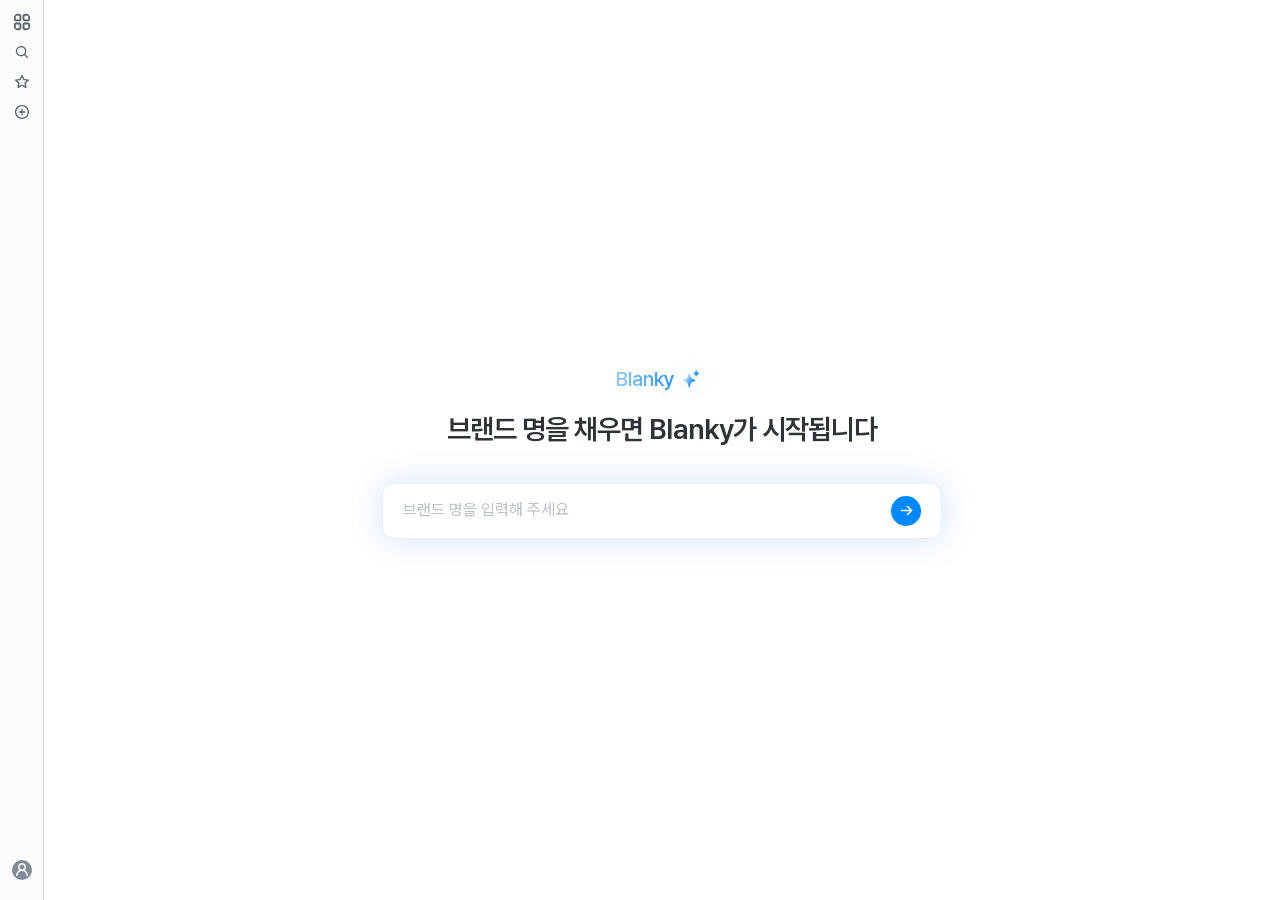
<file: index.html>
<!doctype html>
<html lang="ko">
  <head>
    <meta charset="UTF-8" />
    <meta name="viewport" content="width=device-width, initial-scale=1.0" />
    <!-- Local API URL (disabled):
    <meta name="api-base-url" content="http://127.0.0.1:8000/api" />
    -->
    <script src="runtime-config.js?v=2"></script>
    <title>AI Landing Page Generator</title>
    <link rel="stylesheet" href="styles.css?v=13" />
    <link rel="stylesheet" href="landing-editor.css?v=9" />
    <script src="brand-api.js?v=4" defer></script>
    <script src="campaign-api.js?v=2" defer></script>
    <script src="persona-api.js?v=2" defer></script>
    <script src="landing-api.js?v=2" defer></script>
    <script src="landing-editor.js?v=14" defer></script>
    <script src="script.js?v=13" defer></script>
  </head>
  <body>
    <div class="app-shell">
      <aside class="sidebar" aria-label="주요 메뉴">
        <nav class="sidebar__nav" aria-label="도구">
          <button class="sidebar__item sidebar__item--round" type="button" aria-label="앱">
            <img src="assets/apps.svg" alt="" />
          </button>
          <button class="sidebar__item" type="button" aria-label="검색">
            <img class="sidebar__icon--small" src="assets/search.svg" alt="" />
          </button>
          <button class="sidebar__item" type="button" aria-label="즐겨찾기">
            <img class="sidebar__icon--small" src="assets/star.svg" alt="" />
          </button>
          <button class="sidebar__item sidebar__item--round" type="button" aria-label="새로 만들기">
            <img class="sidebar__icon--small" src="assets/plus-circle.svg" alt="" />
          </button>
        </nav>
        <div class="sidebar__profile" aria-label="프로필">
          <img src="assets/profile.svg" alt="" />
        </div>
      </aside>

      <main class="page">
        <div id="app"></div>
        <nav class="page-navigation" id="pageNavigation" aria-label="페이지 이동">
          <button class="page-direction page-direction--previous" id="previousButton" type="button">
            <img src="assets/chevron-left.svg" alt="" />
            <span>이전</span>
          </button>
          <button class="page-direction page-direction--next" id="nextButton" type="button">
            <span>다음</span>
            <img src="assets/chevron-right.svg" alt="" />
          </button>
        </nav>
      </main>
    </div>
  </body>
</html>
</file>
<file: styles.css>
@font-face {
  font-family: "Pretendard";
  src: url("assets/PretendardVariable.woff2") format("woff2-variations");
  font-style: normal;
  font-weight: 100 900;
  font-display: swap;
}

:root {
  --content-width: 560px;
  --sidebar-width: 44px;
  --text: #1f2328;
  --text-secondary: #59636e;
  --neutral-3: #818b98;
  --placeholder: #bac1c7;
  --border: #d1d9e0;
  --surface: #f6f8fa;
  --sidebar: #fcfcfc;
  --blue: #0088ff;
  --blue-rest: #e9f2fa;
  --red: #d1242f;
  --green: #00a661;
}

* {
  box-sizing: border-box;
}

html,
body {
  margin: 0;
  min-width: 1024px;
  min-height: 100%;
  background: #fff;
  color: var(--text);
  font-family: "Pretendard", sans-serif;
}

button,
input,
textarea {
  font: inherit;
}

button {
  padding: 0;
  border: 0;
  background: transparent;
  color: inherit;
  cursor: pointer;
}

.app-shell,
.page {
  min-height: max(810px, 100vh);
}

.sidebar {
  position: fixed;
  inset: 0 auto 0 0;
  z-index: 20;
  display: flex;
  width: var(--sidebar-width);
  min-height: 810px;
  flex-direction: column;
  align-items: center;
  justify-content: space-between;
  padding: 12px 0 20px;
  overflow: hidden;
  border-right: 1px solid var(--border);
  background: var(--sidebar);
}

.sidebar__nav {
  display: flex;
  flex-direction: column;
  gap: 10px;
}

.sidebar__item,
.sidebar__profile {
  display: grid;
  width: 20px;
  height: 20px;
  place-items: center;
  overflow: hidden;
}

.sidebar__item--round {
  border-radius: 999px;
}

.sidebar__item > img,
.sidebar__profile > img {
  display: block;
  width: 100%;
  height: 100%;
}

.sidebar__item > .sidebar__icon--small {
  width: 14px;
  height: 14px;
}

.page {
  position: relative;
  width: calc(100% - var(--sidebar-width));
  margin-left: var(--sidebar-width);
}

.screen-content {
  width: var(--content-width);
  margin: 0 auto;
  padding: 42px 0 94px;
}

.screen-content--brand-start {
  display: flex;
  min-height: max(810px, 100vh);
  width: 100%;
  align-items: center;
  justify-content: center;
  padding: 0;
}

.brand-start-content {
  display: flex;
  width: min(635px, calc(100% - 80px));
  flex-direction: column;
  align-items: center;
  gap: 56px;
}

.brand-start-heading {
  display: flex;
  width: 100%;
  flex-direction: column;
  align-items: center;
  gap: 29px;
}

.brand-start-logo {
  display: flex;
  align-items: center;
  background: linear-gradient(90deg, #8fc8ff 0%, #0088ff 78%);
  background-clip: text;
  color: transparent;
  font-size: 21px;
  font-weight: 500;
  letter-spacing: 0;
  line-height: 1.2;
  -webkit-background-clip: text;
  -webkit-text-fill-color: transparent;
}

.brand-start-logo img {
  display: block;
  width: 34px;
  height: 34px;
  margin-left: 0;
  background: transparent;
  box-shadow: none;
  filter: drop-shadow(0 0 12px rgba(49, 130, 246, 0.35));
}

.brand-start-heading h1 {
  margin: 0;
  color: #2e3338;
  font-size: clamp(27px, 1.925vw, 36px);
  font-weight: 600;
  line-height: 1.25;
  text-align: center;
  letter-spacing: -0.035em;
}

.brand-start-form {
  display: flex;
  width: 100%;
  min-height: 59px;
  align-items: center;
  justify-content: space-between;
  padding: 12px 24px;
  border: 1px solid #e4f1fd;
  border-radius: 12px;
  background: #fff;
  box-shadow: 0 0 32px rgba(49, 130, 246, 0.22);
}

.brand-start-form input {
  min-width: 0;
  flex: 1;
  padding: 0;
  border: 0;
  outline: 0;
  color: var(--text);
  background: transparent;
  font-size: 18px;
  line-height: 1.3;
}

.brand-start-form input::placeholder {
  color: var(--placeholder);
}

.brand-start-form button {
  display: grid;
  width: 29px;
  height: 29px;
  flex: 0 0 29px;
  place-items: center;
  border-radius: 50%;
  background: var(--blue);
}

.brand-start-form button img {
  display: block;
  width: 16px;
  height: 16px;
}

@media (max-width: 1400px) {
  .brand-start-content {
    width: min(560px, calc(100% - 60px));
    gap: 36px;
  }

  .brand-start-heading {
    gap: 16px;
  }

  .brand-start-logo {
    font-size: 20px;
  }

  .brand-start-logo img {
    width: 34px;
    height: 34px;
  }

  .brand-start-heading h1 {
    font-size: 28px;
  }

  .brand-start-form {
    min-height: 54px;
    padding: 12px 20px;
    border-radius: 12px;
  }

  .brand-start-form input {
    font-size: 16px;
  }

  .brand-start-form button {
    width: 30px;
    height: 30px;
    flex-basis: 30px;
  }

  .brand-start-form button img {
    width: 17px;
    height: 17px;
  }
}

.page-header {
  display: flex;
  flex-direction: column;
  gap: 32px;
}

.progress {
  display: flex;
  width: 100%;
  flex-direction: column;
  gap: 4px;
}

.progress__label {
  color: var(--text-secondary);
  font-size: 8px;
  font-weight: 400;
  line-height: 1.3;
  letter-spacing: -0.08px;
}

.progress__track {
  display: flex;
  width: 100%;
  height: 2px;
  gap: 4px;
}

.progress__segment {
  position: relative;
  flex: 1 1 0;
  height: 2px;
  overflow: hidden;
  border-radius: 9999px;
  background: var(--blue-rest);
}

.progress__value {
  position: absolute;
  inset: 0 auto 0 0;
  border-radius: inherit;
  background: var(--blue);
}

.heading-block {
  display: flex;
  flex-direction: column;
  gap: 8px;
}

.heading-block__titles {
  display: flex;
  flex-direction: column;
}

.brand-name,
.heading-block h1,
.heading-block__description,
.file-section h2,
.review-section h2 {
  margin: 0;
}

.field-optional {
  color: var(--text-secondary);
  font-size: 10px;
  font-weight: 400;
}

.brand-name {
  position: relative;
  z-index: 1;
  margin-bottom: -3px;
  padding: 0 1px;
  color: #1d1b20;
  font-size: 12px;
  font-weight: 600;
  line-height: 1.4;
  letter-spacing: 0.25px;
}

.heading-block h1 {
  font-size: 30px;
  font-weight: 700;
  line-height: 1.4;
}

.heading-block__description {
  color: var(--text-secondary);
  font-size: 15px;
  line-height: 1.3;
}

.input-form,
.review-area {
  display: flex;
  margin-top: 56px;
  flex-direction: column;
  gap: 34px;
}

.input-form--uploaded {
  gap: 28px;
}

.campaign-form {
  gap: 48px;
}

.screen-content--campaign-input {
  width: 500px;
  padding: 80px 0 160px;
}

.screen-content--campaign-input .progress__label {
  color: #2e3338;
  font-size: 10px;
  letter-spacing: -0.1px;
}

.screen-content--campaign-input .heading-block h1 {
  font-size: 28px;
}

.screen-content--campaign-input .heading-block__description {
  color: #2e3338;
  font-size: 14px;
}

.screen-content--campaign-input .input-form {
  margin-top: 80px;
}

.screen-content--campaign-input .file-section {
  gap: 12px;
}

.screen-content--persona-input {
  width: 500px;
  padding: 80px 0 160px;
}

.screen-content--persona-input .progress__label {
  color: #2e3338;
  font-size: 10px;
  letter-spacing: -0.1px;
}

.screen-content--persona-input .heading-block h1 {
  font-size: 28px;
}

.screen-content--persona-input .heading-block__description {
  color: #2e3338;
  font-size: 14px;
}

.persona-form {
  display: flex;
  margin-top: 80px;
  flex-direction: column;
  align-items: stretch;
  gap: 48px;
}

.persona-input-area {
  display: flex;
  flex-direction: column;
  gap: 12px;
}

.persona-input-area__header {
  display: flex;
  min-height: 22px;
  align-items: center;
  justify-content: space-between;
}

.persona-input-area__header h2 {
  margin: 0;
  font-size: 16px;
  font-weight: 600;
  line-height: 1.4;
}

.persona-remove-button {
  display: grid;
  width: 18px;
  height: 18px;
  place-items: center;
  border-radius: 4.5px;
}

.persona-remove-button img {
  display: block;
  width: 12px;
  height: 12px;
}

.persona-textarea-wrap {
  position: relative;
}

.persona-input-textarea {
  display: block;
  width: 100%;
  min-height: 136px;
  padding: 8px;
  resize: vertical;
  border: 1px solid var(--border);
  border-radius: 8px;
  outline: none;
  background: #fff;
  color: var(--text);
  font-size: 12px;
  line-height: 1.3;
}

.persona-input-textarea::placeholder {
  color: var(--placeholder);
}

.persona-input-textarea:focus {
  border-color: var(--text);
}

.persona-input-caption {
  margin: -8px 0 0;
  color: #2e3338;
  font-size: 10px;
  line-height: 1.3;
  letter-spacing: -0.1px;
}

.persona-input-caption::before {
  content: "•";
  margin-right: 6px;
}

.persona-add-row {
  display: flex;
  margin-top: -28px;
  align-items: center;
  justify-content: flex-end;
  gap: 8px;
}

.persona-add-row > span {
  color: var(--neutral-3);
  font-size: 10px;
  line-height: 1.3;
}

.persona-add-button,
.persona-add-button img {
  display: block;
  width: 20px;
  height: 20px;
}

.persona-add-button:disabled {
  opacity: 0.35;
  cursor: default;
}

.file-section {
  display: flex;
  flex-direction: column;
  gap: 4px;
  border-radius: 6px;
}

.file-section--visual {
  gap: 8px;
}

.file-section h2,
.review-section h2 {
  font-size: 15px;
  font-weight: 600;
  line-height: 1.4;
  letter-spacing: 0.1px;
}

.file-section__heading {
  display: flex;
  align-items: center;
  gap: 4px;
}

.question-icon {
  display: block;
  width: 16px;
  height: 16px;
}

.file-section__body {
  display: flex;
  flex-direction: column;
  align-items: flex-end;
  gap: 4px;
}

.reference-url-field {
  display: flex;
  width: 100%;
  flex-direction: column;
  gap: 5px;
  color: var(--text-secondary);
  font-size: 11px;
}

.reference-url-field input {
  width: 100%;
  min-height: 34px;
  padding: 8px 10px;
  border: 1px solid var(--border);
  border-radius: 8px;
  background: #fff;
  color: var(--text-primary);
  font: inherit;
}

.reference-url-field input:focus {
  border-color: var(--blue);
  outline: 2px solid color-mix(in srgb, var(--blue), transparent 80%);
}

.file-input {
  display: flex;
  width: 100%;
  flex-direction: column;
  gap: 4px;
  cursor: pointer;
}

.file-input__control {
  display: flex;
  width: 100%;
  min-height: 34px;
  align-items: center;
  gap: 4px;
  padding: 8px;
  overflow: hidden;
  border: 1px solid var(--border);
  border-radius: 8px;
  background: #fff;
}

.file-input__control img {
  display: block;
  width: 16px;
  height: 16px;
  flex: 0 0 16px;
}

.file-input__placeholder {
  color: var(--placeholder);
  font-size: 13px;
  line-height: 1.3;
  white-space: nowrap;
}

.file-input input {
  position: absolute;
  width: 1px;
  height: 1px;
  margin: -1px;
  padding: 0;
  overflow: hidden;
  clip-path: inset(50%);
  border: 0;
  white-space: nowrap;
}

.file-input:focus-within .file-input__control {
  outline: 2px solid var(--blue);
  outline-offset: 1px;
}

.field-caption {
  position: relative;
  display: block;
  width: 100%;
  padding-left: 15px;
  color: var(--text-secondary);
  font-size: 10px;
  line-height: 1.3;
  letter-spacing: -0.1px;
}

.field-caption::before {
  content: "•";
  position: absolute;
  left: 6px;
}

.visual-fields {
  display: flex;
  margin: 0;
  padding: 0;
  flex-direction: column;
  gap: 12px;
  list-style-position: inside;
}

.input-form--uploaded .visual-fields {
  gap: 4px;
}

.visual-field {
  display: list-item;
  font-size: 13px;
  font-weight: 500;
  line-height: 1.4;
}

.visual-field__name {
  margin-left: 2px;
}

.visual-field .file-input,
.visual-field .completed-file-wrap,
.visual-field .brand-color-input,
.visual-field > .field-caption {
  margin-top: 4px;
}

.brand-color-input {
  display: flex;
  width: 100%;
  flex-direction: column;
  gap: 8px;
  padding: 10px;
  border: 1px solid var(--border);
  border-radius: 8px;
  background: #fff;
}

.brand-color-input__controls {
  display: flex;
  align-items: center;
  flex-wrap: wrap;
  gap: 6px;
}

.brand-color-input__hex {
  width: 112px;
  min-height: 34px;
  padding: 7px 10px;
  border: 1px solid var(--border);
  border-radius: 6px;
  color: var(--text);
  font: inherit;
  text-transform: uppercase;
}

.brand-color-input__hex:focus {
  border-color: var(--blue);
  outline: 2px solid rgba(42, 104, 255, 0.14);
}

.brand-color-input__add,
.brand-color-input__eyedropper {
  min-height: 34px;
  padding: 7px 10px;
  border: 1px solid var(--border);
  border-radius: 6px;
  background: var(--surface);
  color: var(--text-secondary);
  font-size: 12px;
  white-space: nowrap;
}

.brand-color-input__add:hover,
.brand-color-input__eyedropper:hover {
  border-color: var(--text-secondary);
  color: var(--text);
}

.brand-color-input__picker {
  position: relative;
  display: grid;
  width: 34px;
  height: 34px;
  flex: 0 0 34px;
  place-items: center;
  overflow: hidden;
  border: 1px solid var(--border);
  border-radius: 6px;
  cursor: pointer;
}

.brand-color-input__picker span {
  width: 20px;
  height: 20px;
  border-radius: 50%;
  background: conic-gradient(#e5484d, #f5d90a, #30a46c, #0091ff, #8e4ec6, #e5484d);
}

.brand-color-input__picker input {
  position: absolute;
  width: 1px;
  height: 1px;
  opacity: 0;
}

.brand-color-palette {
  display: flex;
  flex-wrap: wrap;
  gap: 8px;
}

.brand-color-chip {
  position: relative;
  width: 34px;
  height: 34px;
}

.brand-color-chip__swatch {
  display: block;
  width: 100%;
  height: 100%;
  border: 1px solid rgba(0, 0, 0, 0.12);
  border-radius: 50%;
}

.brand-color-chip button {
  position: absolute;
  inset: 0;
  display: grid;
  place-items: center;
  padding: 0;
  border: 0;
  border-radius: 50%;
  background: rgba(0, 0, 0, 0.45);
  color: #fff;
  font-size: 16px;
  opacity: 0;
  line-height: 1;
  transition: opacity 120ms ease;
}

.brand-color-chip:hover button,
.brand-color-chip button:focus-visible {
  opacity: 1;
}

.color-empty {
  margin: 0;
  color: var(--placeholder);
  font-size: 11px;
  font-weight: 400;
}

.review-color-palette {
  display: flex;
  flex-wrap: wrap;
  gap: 8px;
  margin: 8px 0;
}

.review-color-swatch {
  display: flex;
  align-items: center;
  gap: 6px;
  padding: 5px 7px;
  border: 1px solid var(--border);
  border-radius: 6px;
  background: var(--surface);
}

.review-color-swatch span {
  width: 22px;
  height: 22px;
  border: 1px solid rgba(0, 0, 0, 0.12);
  border-radius: 5px;
}

.review-color-swatch small {
  color: var(--text-secondary);
  font-family: ui-monospace, SFMono-Regular, Menlo, monospace;
  font-size: 10px;
}

.visual-asset-preview {
  display: grid;
  grid-template-columns: repeat(auto-fit, minmax(160px, 1fr));
  gap: 10px;
  margin: 8px 0;
}

.visual-asset-preview__card {
  min-width: 0;
  margin: 0;
  overflow: hidden;
  border: 1px solid var(--border);
  border-radius: 8px;
  background: #fff;
}

.visual-asset-preview__canvas {
  display: grid;
  min-height: 120px;
  padding: 16px;
  place-items: center;
  background-color: #fff;
  background-image:
    linear-gradient(45deg, #f1f3f5 25%, transparent 25%),
    linear-gradient(-45deg, #f1f3f5 25%, transparent 25%),
    linear-gradient(45deg, transparent 75%, #f1f3f5 75%),
    linear-gradient(-45deg, transparent 75%, #f1f3f5 75%);
  background-position: 0 0, 0 8px, 8px -8px, -8px 0;
  background-size: 16px 16px;
}

.visual-asset-preview__canvas img {
  display: block;
  width: 100%;
  max-width: 280px;
  height: 96px;
  object-fit: contain;
}

.visual-asset-preview__card figcaption {
  padding: 7px 9px;
  overflow: hidden;
  border-top: 1px solid var(--border);
  color: var(--text-secondary);
  font-size: 10px;
  font-weight: 400;
  text-overflow: ellipsis;
  white-space: nowrap;
}

.completed-file-wrap {
  display: flex;
  width: 100%;
  flex-direction: column;
  gap: 4px;
}

.file-row {
  display: flex;
  width: 100%;
  min-height: 40px;
  align-items: center;
  gap: 4px;
  padding: 8px 12px 8px 8px;
  overflow: hidden;
  border: 1px solid transparent;
  border-radius: 8px;
  background: var(--surface);
}

.file-row--error {
  border-color: var(--red);
  background: #fff;
}

.file-row__icon {
  width: 24px;
  height: 24px;
  flex: 0 0 24px;
}

.file-row__body {
  display: flex;
  min-width: 0;
  flex: 1;
  flex-direction: column;
  justify-content: center;
  line-height: 1.2;
}

.file-row__body strong {
  overflow: hidden;
  font-size: 10px;
  font-weight: 500;
  letter-spacing: -0.1px;
  text-overflow: ellipsis;
  white-space: nowrap;
}

.file-row__body small {
  color: var(--text-secondary);
  font-size: 8px;
  letter-spacing: -0.08px;
}

.icon-button,
.file-row__action {
  width: 16px;
  height: 16px;
  flex: 0 0 16px;
}

.icon-button img,
.file-row__action {
  display: block;
  width: 16px;
  height: 16px;
}

.file-row__spinner,
.loading-row--loading img {
  animation: spin 0.9s linear infinite;
}

@keyframes spin {
  to { transform: rotate(360deg); }
}

.validation {
  display: flex;
  width: 100%;
  align-items: center;
  gap: 4px;
  padding: 0 4px;
  font-size: 10px;
  font-weight: 500;
  line-height: 1.2;
  letter-spacing: -0.1px;
}

.validation img {
  width: 10px;
  height: 10px;
}

.validation--blue { color: var(--blue); }
.validation--red { color: var(--red); }

.add-file-button {
  display: flex;
  align-items: center;
  gap: 2px;
  padding: 2px 4px;
  color: var(--placeholder);
  font-size: 10px;
  font-weight: 600;
  line-height: 1.2;
  letter-spacing: -0.1px;
}

.add-file-button img {
  width: 10px;
  height: 10px;
}

.loading-screen {
  display: grid;
  min-height: max(810px, 100vh);
  place-items: center;
}

.loading-card {
  display: flex;
  width: 300px;
  flex-direction: column;
  gap: 36px;
  transform: translateY(-26px);
}

.loading-card__header {
  display: flex;
  flex-direction: column;
  gap: 4px;
  text-align: center;
}

.loading-card__header h1,
.loading-card__header p {
  margin: 0;
}

.loading-card__header h1 {
  font-size: 18px;
  font-weight: 700;
  line-height: 1.4;
}

.loading-card__header p {
  color: var(--text-secondary);
  font-size: 12px;
  line-height: 1.3;
}

.loading-card__body {
  display: flex;
  flex-direction: column;
  gap: 24px;
}

.loading-list {
  display: flex;
  margin: 0;
  padding: 0;
  flex-direction: column;
  gap: 8px;
  list-style: none;
}

.loading-row {
  display: flex;
  align-items: center;
  gap: 8px;
  color: var(--text-secondary);
  font-size: 12px;
  line-height: 1.3;
}

.loading-row img {
  width: 16px;
  height: 16px;
  flex: 0 0 16px;
}

.loading-row--loading { color: var(--text); }
.loading-row--waiting { color: var(--border); }

.loading-progress {
  height: 2px;
  overflow: hidden;
  background: #e5e8eb;
}

.loading-progress span {
  display: block;
  width: 36%;
  height: 100%;
  background: var(--blue);
}

.persona-loading-progress {
  display: block;
  width: 250px;
  height: 2px;
}

body[data-screen="persona-loading"] .loading-card {
  padding: 44px 0 100px;
  transform: none;
}

body[data-screen="persona-loading"] .loading-card__body {
  width: 250px;
  margin: 0 auto;
}

body[data-screen="persona-loading"] .loading-row--done {
  color: #2e3338;
}

.screen-content--review {
  width: 500px;
  padding: 80px 0 160px;
}

.screen-content--review .progress__label {
  color: #2e3338;
  font-size: 10px;
  letter-spacing: -0.1px;
}

.screen-content--review .heading-block h1 {
  font-size: 28px;
}

.screen-content--review .heading-block__description {
  color: #2e3338;
  font-size: 14px;
}

.review-area {
  margin-top: 80px;
  gap: 64px;
}

.screen-content--review .review-section {
  gap: 12px;
}

.screen-content--review .review-section h2 {
  font-size: 16px;
}

.persona-tabs {
  display: flex;
  margin-top: 56px;
  gap: 4px;
  padding-bottom: 2px;
  overflow-x: auto;
  scrollbar-width: thin;
}

.persona-tab {
  min-width: max-content;
  padding: 8px 14px;
  border: 1px solid var(--border);
  border-radius: 999px;
  color: var(--text-secondary);
  background: #fff;
  font-size: 12px;
  font-weight: 600;
  line-height: 1.3;
}

.persona-tab--active {
  border-color: var(--blue);
  background: var(--blue-rest);
  color: var(--blue);
}

.persona-review-area {
  margin-top: 24px;
}

.persona-review-textarea {
  min-height: 96px;
  white-space: pre-wrap;
}

.screen-content--final-check {
  width: 500px;
  padding: 80px 0 160px;
}

.screen-content--final-check .progress__label {
  color: #2e3338;
  font-size: 10px;
  letter-spacing: -0.1px;
}

.screen-content--final-check .heading-block h1 {
  font-size: 28px;
}

.screen-content--final-check .heading-block__description {
  color: #2e3338;
  font-size: 14px;
}

.final-check-list {
  display: flex;
  margin-top: 80px;
  flex-direction: column;
  gap: 12px;
}

.final-check-section {
  padding: 20px;
  border: 1px solid var(--border);
  border-radius: 12px;
  background: #fff;
}

.final-check-section__header {
  display: flex;
  min-height: 25px;
  align-items: center;
  gap: 5px;
}

.final-check-section__toggle {
  display: flex;
  min-width: 0;
  flex: 1;
  align-items: center;
  gap: 5px;
  text-align: left;
}

.final-check-section__toggle img,
.final-check-section__edit,
.final-check-section__edit img {
  display: block;
  width: 20px;
  height: 20px;
}

.final-check-section__toggle img {
  transition: transform 160ms ease;
}

.final-check-section--open .final-check-section__toggle img {
  transform: rotate(90deg);
}

.final-check-section__toggle span {
  color: var(--text);
  font-size: 18px;
  font-weight: 700;
  line-height: 1.4;
}

.final-check-section__edit {
  flex: 0 0 20px;
}

.final-check-section__body {
  display: flex;
  margin-top: 12px;
  padding-top: 16px;
  flex-direction: column;
  gap: 18px;
  border-top: 1px solid #e5e8eb;
}

.final-check-section__body--persona {
  gap: 10px;
}

.final-persona {
  overflow: hidden;
  border: 1px solid #e5e8eb;
  border-radius: 8px;
  background: #fff;
}

.final-persona__toggle {
  display: flex;
  width: 100%;
  min-height: 42px;
  padding: 10px 12px;
  align-items: center;
  gap: 6px;
  text-align: left;
}

.final-persona__toggle img {
  display: block;
  width: 16px;
  height: 16px;
  transition: transform 160ms ease;
}

.final-persona--open .final-persona__toggle img {
  transform: rotate(90deg);
}

.final-persona__toggle span {
  color: var(--text);
  font-size: 14px;
  font-weight: 600;
  line-height: 1.4;
}

.final-persona__body {
  display: flex;
  padding: 0 12px 14px;
  flex-direction: column;
  gap: 18px;
}

.final-check-row {
  display: flex;
  flex-direction: column;
  gap: 8px;
}

.final-check-row strong {
  color: var(--text);
  font-size: 12px;
  font-weight: 500;
  line-height: 1.4;
}

.final-check-row div {
  display: flex;
  flex-direction: column;
  gap: 4px;
}

.final-check-row p {
  margin: 0;
  color: #2e3338;
  font-size: 12px;
  line-height: 1.3;
  white-space: pre-wrap;
}

.final-check-row .final-check-row__empty {
  color: var(--placeholder);
}

body[data-screen="final-check"] .page-direction--previous {
  right: 150px;
  left: auto;
}

body[data-screen="final-check"] .page-direction--next {
  background: var(--blue);
  color: #fff;
  font-weight: 700;
}

.review-section {
  display: flex;
  flex-direction: column;
  gap: 24px;
}

.review-section__title {
  display: flex;
  flex-direction: column;
  gap: 4px;
}

.brand-review-section,
.campaign-review-section {
  gap: 14px !important;
}

.brand-review-area,
.campaign-review-area {
  gap: 40px;
}

.section-files,
.inline-chips {
  display: flex;
  width: 100%;
  flex-wrap: wrap;
  gap: 4px;
}

.file-chip {
  display: flex;
  align-items: center;
  gap: 8px;
  padding: 4px;
  border-radius: 4px;
  background: var(--surface);
  color: var(--placeholder);
  font-size: 10px;
  line-height: 1.3;
  letter-spacing: -0.1px;
}

.file-chip > span {
  display: flex;
  align-items: center;
  gap: 2px;
}

.file-chip > span img {
  width: 12px;
  height: 12px;
}

.file-chip button,
.file-chip button img {
  display: block;
  width: 10px;
  height: 10px;
}

.review-section__items {
  display: flex;
  flex-direction: column;
  gap: 12px;
}

.review-item {
  display: flex;
  flex-direction: column;
  gap: 4px;
}

.review-item__body {
  display: flex;
  flex-direction: column;
  gap: 4px;
}

.review-item__body[hidden] {
  display: none;
}

.review-item--collapsible {
  overflow: hidden;
  gap: 0;
  border: 1px solid #e5e8eb;
  border-radius: 8px;
  background: #fff;
}

.review-item--collapsible .review-item__header {
  min-height: 52px;
  padding: 0 14px;
  align-items: center;
  background: #fff;
}

.review-item--collapsible .review-item__header:hover {
  background: var(--surface);
}

.review-item--collapsible .review-item__body {
  padding: 14px 16px 18px;
  gap: 8px;
  border-top: 1px solid #e5e8eb;
}

.review-item__toggle {
  display: flex;
  min-width: 0;
  flex: 1;
  align-items: center;
  justify-content: flex-start;
  gap: 8px;
  color: var(--text);
  text-align: left;
}

.review-item__toggle span {
  font-size: 13px;
  font-weight: 650;
  line-height: 1.4;
}

.review-item__toggle .review-item__triangle {
  width: 0;
  height: 0;
  flex: 0 0 auto;
  border-top: 5px solid transparent;
  border-bottom: 5px solid transparent;
  border-left: 7px solid #59636e;
  transform-origin: 3px 5px;
  transition: transform 160ms ease;
}

.review-item--open .review-item__toggle .review-item__triangle {
  transform: rotate(90deg);
}

.review-item__header {
  display: flex;
  min-height: 18px;
  align-items: flex-start;
  justify-content: space-between;
  font-size: 12px;
  font-weight: 500;
  line-height: 1.4;
}

.review-item__actions {
  display: flex;
  align-items: center;
  gap: 8px;
}

.refresh-button {
  display: flex;
  align-items: center;
  gap: 2px;
  padding: 2px 4px;
  color: var(--placeholder);
  font-size: 10px;
  font-weight: 600;
  line-height: 1.2;
  letter-spacing: -0.1px;
}

.refresh-button img {
  width: 10px;
  height: 10px;
}

.remove-item-button {
  display: grid;
  width: 18px;
  height: 18px;
  place-items: center;
}

.remove-item-button img {
  width: 12px;
  height: 12px;
}

.textarea-wrap {
  position: relative;
}

.review-textarea {
  display: block;
  width: 100%;
  min-height: 60px;
  padding: 8px;
  resize: vertical;
  border: 1px solid var(--border);
  border-radius: 8px;
  outline: none;
  background: #fff;
  color: var(--text-secondary);
  font-size: 12px;
  line-height: 1.3;
}

.brand-review-section .review-textarea,
.campaign-review-section .review-textarea {
  min-height: 160px;
  padding: 16px;
  line-height: 1.65;
  white-space: pre-wrap;
}

.review-textarea--focused,
.review-textarea:focus {
  border-color: var(--text);
  color: var(--text);
}

.textarea-grip {
  position: absolute;
  right: 8px;
  bottom: 8px;
  width: 5px;
  height: 5px;
  pointer-events: none;
}

.numbered-color {
  display: flex;
  flex-direction: column;
  gap: 4px;
  font-size: 12px;
  font-weight: 500;
  line-height: 1.4;
}

.page-navigation[hidden] {
  display: none;
}

.visually-hidden {
  position: absolute;
  width: 1px;
  height: 1px;
  padding: 0;
  overflow: hidden;
  clip: rect(0, 0, 0, 0);
  white-space: nowrap;
  border: 0;
}

.api-feedback {
  margin: 16px 0 0;
  padding: 12px 16px;
  border: 1px solid;
  border-radius: 8px;
  font-size: 13px;
  line-height: 1.5;
}

.api-feedback--error {
  border-color: #e8a3a3;
  background: #fff4f4;
  color: #a32929;
}

.api-feedback--success {
  border-color: #9acdab;
  background: #f1fbf4;
  color: #246b3b;
}

.page-direction {
  position: fixed;
  z-index: 10;
  bottom: 20px;
  display: flex;
  align-items: center;
  gap: 4px;
  padding: 5px 10px;
  border-radius: 6px;
  color: var(--text-secondary);
  background: rgba(255, 255, 255, 0.94);
  font-size: 14px;
  line-height: 1.3;
}

.page-direction--previous {
  right: 150px;
  left: auto;
  color: var(--border);
}
.page-direction--next { right: 20px; }

.page-direction img {
  width: 16px;
  height: 16px;
}

.page-direction:disabled {
  color: var(--border);
  cursor: default;
}

@media (max-height: 809px) {
  .sidebar {
    position: absolute;
    height: 810px;
  }

  .page-direction {
    position: absolute;
  }
}
</file>
<file: landing-editor.css>
body[data-screen="landing-editor"] {
  overflow-x: hidden;
  overflow-y: auto;
  background: #f4f5f7;
}

body[data-screen="landing-editor"] .page {
  height: calc(100vh + 166px);
  min-height: 886px;
}

body[data-screen="landing-editor"] #app {
  height: calc(100vh + 166px);
  min-height: 886px;
}

.landing-editor {
  --hero-height: 286px;
  --progress-height: 20px;
  --progress-opacity: 1;
  --progress-offset: 0px;
  --progress-top: 48px;
  display: grid;
  position: sticky;
  top: 0;
  height: 100vh;
  min-height: 720px;
  grid-template-rows: var(--hero-height) minmax(0, 1fr);
  background: #fff;
}

.landing-page-hero {
  display: flex;
  position: relative;
  align-items: center;
  border-bottom: 1px solid #d1d9e0;
  background: #fff;
  overflow: hidden;
}

.landing-page-hero .screen-content {
  padding: 0;
}

.landing-page-hero .progress__track {
  height: 2px;
}

.landing-page-hero .page-header {
  position: static;
  gap: 0;
}

.landing-page-hero .progress {
  position: absolute;
  z-index: 1;
  top: var(--progress-top);
  right: 0;
  left: 0;
  width: min(100% - 48px, var(--content-width));
  margin: 0 auto;
  max-height: var(--progress-height);
  opacity: var(--progress-opacity);
  overflow: hidden;
  transform: translateY(var(--progress-offset));
  transform-origin: top;
  transition: opacity 80ms linear;
}

.landing-page-hero .heading-block {
  position: absolute;
  z-index: 2;
  top: 50%;
  right: 0;
  left: 0;
  width: min(100% - 48px, var(--content-width));
  margin: 0 auto;
  opacity: 1;
  visibility: visible;
  transform: translateY(-50%);
}

.landing-page-hero .heading-block h1 {
  font-size: 30px;
  line-height: 1.25;
}

.landing-zoom {
  display: flex;
  height: 30px;
  align-items: center;
  overflow: hidden;
  border: 1px solid #d1d9e0;
  border-radius: 8px;
  background: #fff;
}

.landing-zoom button,
.landing-zoom span {
  display: grid;
  height: 100%;
  min-width: 32px;
  padding: 0 8px;
  place-items: center;
  border-right: 1px solid #e5e8eb;
  color: #59636e;
  font-size: 11px;
  font-weight: 700;
}

.landing-zoom button:hover {
  background: #f6f8fa;
  color: #1f2328;
}

.landing-zoom span {
  min-width: 48px;
  color: #1f2328;
}

.landing-zoom button:last-child {
  min-width: 46px;
  border-right: 0;
}

.landing-save-status {
  max-width: 220px;
  overflow: hidden;
  font-size: 10px;
  text-overflow: ellipsis;
  white-space: nowrap;
}

.landing-save-status--error {
  color: #d1242f;
}

.landing-save-status--success {
  color: #00a661;
}

.landing-button {
  min-height: 28px;
  padding: 6px 10px;
  border: 1px solid #d1d9e0;
  border-radius: 8px;
  font-size: 11px;
  font-weight: 600;
}

.landing-button--secondary {
  background: #fff;
}

.landing-button--primary {
  border-color: #0088ff;
  background: #0088ff;
  color: #fff;
}

.landing-editor__tabs {
  display: flex;
  min-width: 0;
  align-items: center;
  gap: 8px;
  overflow-x: auto;
  background: transparent;
  scrollbar-width: none;
}

.landing-editor__tabs::-webkit-scrollbar {
  display: none;
}

.landing-persona-tab {
  min-width: max-content;
  padding: 6px 12px;
  border: 1px solid #d1d9e0;
  border-radius: 6px;
  background: transparent;
  color: #4e5968;
  font-size: 13px;
  font-weight: 600;
}

.landing-persona-tab:hover {
  background: #f9fafb;
}

.landing-persona-tab--active {
  border-color: #1f2328;
  background: #1f2328;
  color: #fff;
  box-shadow: none;
}

.landing-intent {
  display: grid;
  justify-items: start;
  gap: 4px;
  width: min(100%, var(--content-width));
  margin: 10px auto 44px;
  padding: 0;
  border-bottom: 0;
  background: transparent;
  text-align: left;
}

.landing-intent span {
  color: #0088ff;
  font-size: 10px;
  font-weight: 800;
}

.landing-intent li {
  margin: 0;
  color: #4e5968;
  font-size: 10px;
  line-height: 1.45;
  word-break: keep-all;
  overflow-wrap: break-word;
}

.landing-intent__content {
  display: grid;
  min-width: 0;
  width: 100%;
  margin: 0;
  padding-left: 16px;
  gap: 2px;
}

.landing-editor__workspace {
  display: grid;
  min-height: 0;
  grid-template-columns: 343px minmax(620px, 1fr) 340px;
  background: #f2f4f6;
}

.landing-panel {
  min-width: 0;
  overflow-y: auto;
  background: #fff;
}

.landing-panel--library {
  border-right: 1px solid #d1d9e0;
}

.landing-panel--inspector {
  border-left: 1px solid #d1d9e0;
}

.landing-panel--inspector {
  display: flex;
  width: auto;
  flex-direction: column;
  align-items: stretch;
  justify-content: flex-start;
  padding: 32px 32px 0;
  border-left: 0;
  background: #f2f4f6;
}

.landing-panel__title {
  display: grid;
  gap: 10px;
  padding: 34px 32px 26px;
  border-bottom: 0;
}

.landing-panel__title strong {
  font-size: 20px;
  font-weight: 800;
}

.landing-panel__title p {
  max-width: 250px;
  margin: 0;
  color: #4e5968;
  font-size: 12px;
  line-height: 1.45;
}

.landing-library {
  display: grid;
  grid-template-columns: repeat(2, minmax(0, 1fr));
  gap: 12px;
  padding: 18px 32px 40px;
}

.landing-library-search {
  display: grid;
  gap: 6px;
  padding: 0 32px 18px;
  border-top: 1px solid #d1d9e0;
  padding-top: 24px;
}

.landing-library-search span {
  display: none;
  color: #8b95a1;
  font-size: 10px;
  font-weight: 800;
  letter-spacing: 0.04em;
}

.landing-library-search input {
  width: 100%;
  min-height: 36px;
  padding: 8px 12px;
  border: 1px solid #d1d9e0;
  border-radius: 8px;
  color: #1f2328;
  font-size: 12px;
}

.landing-library-search input:focus {
  border-color: #1f2328;
  outline: 0;
}

.landing-library-item {
  display: flex;
  min-width: 0;
  min-height: 80px;
  padding: 10px;
  flex-direction: column;
  gap: 7px;
  border: 1px solid #d1d9e0;
  border-radius: 8px;
  background: #fff;
  text-align: left;
}

.landing-library-item:hover {
  border-color: #0088ff;
  background: #f7fbff;
}

.landing-library-item[draggable="true"] {
  cursor: grab;
}

.landing-library-item[draggable="true"]:active {
  cursor: grabbing;
}

.landing-library-item__preview {
  display: flex;
  width: 100%;
  height: 64px;
  padding: 7px;
  align-items: stretch;
  gap: 5px;
  overflow: hidden;
  border: 0;
  border-radius: 5px;
  background: #f2f4f6;
}

.landing-preview-shape,
.landing-preview-copy,
.landing-preview-heading,
.landing-preview-cards,
.landing-preview-bento {
  display: flex;
  min-width: 0;
}

.landing-preview-shape--media {
  flex: 1.2;
  border-radius: 3px;
  background: #d8dee5;
}

.landing-preview-copy {
  flex: 1;
  padding: 6px 4px;
  flex-direction: column;
  justify-content: center;
  gap: 4px;
}

.landing-preview-copy i,
.landing-preview-heading i {
  display: block;
  width: 88%;
  height: 4px;
  border-radius: 4px;
  background: #c6cdd5;
}

.landing-preview-copy i:nth-child(2) {
  width: 68%;
  height: 3px;
  background: #d8dee5;
}

.landing-preview-copy i:nth-child(3) {
  width: 78%;
  height: 3px;
  background: #d8dee5;
}

.landing-preview-copy b,
.landing-preview-button,
.landing-preview-heading b {
  display: block;
  width: 24px;
  height: 7px;
  margin-top: 3px;
  border-radius: 5px;
  background: #0088ff;
}

.landing-preview-copy--wide {
  padding: 10px 8px;
}

.landing-library-item__preview--carousel {
  flex-direction: column;
  gap: 5px;
}

.landing-preview-heading {
  height: 9px;
  align-items: center;
  justify-content: space-between;
}

.landing-preview-heading i {
  width: 32%;
}

.landing-preview-heading b {
  width: 13px;
  height: 6px;
  margin: 0;
}

.landing-preview-cards {
  flex: 1;
  gap: 4px;
}

.landing-preview-cards i {
  flex: 1;
  border-radius: 3px;
  background: linear-gradient(#d8dee5 0 0) 0 0 / 100% 70% no-repeat,
    linear-gradient(#c6cdd5 0 0) 2px 85% / 65% 3px no-repeat;
}

.landing-preview-bento {
  width: 100%;
  display: grid;
  grid-template: repeat(2, 1fr) / 1.35fr 1fr;
  gap: 4px;
}

.landing-preview-bento i {
  border-radius: 3px;
  background: #d8dee5;
}

.landing-preview-bento i:first-child {
  grid-row: 1 / 3;
  background: #c6cdd5;
}

.landing-library-item__preview--cta {
  align-items: center;
}

.landing-library-item__preview--cta .landing-preview-copy {
  padding-left: 6px;
}

.landing-library-item__preview--cta .landing-preview-button {
  flex: 0 0 30px;
  margin: 0 5px 0 0;
}

.landing-library-item strong {
  overflow: hidden;
  font-size: 12px;
  font-weight: 700;
  text-overflow: ellipsis;
  white-space: nowrap;
}

.landing-center {
  display: flex;
  min-width: 0;
  min-height: 0;
  flex-direction: column;
  padding: 32px 0 0;
  background: #f2f4f6;
}

.landing-center__tools {
  display: flex;
  width: min(100%, var(--content-width));
  align-items: center;
  gap: 12px;
  margin: 0 auto;
}

.landing-center__tools .landing-editor__tabs {
  min-width: 0;
  flex: 1;
}

.landing-export-actions {
  position: fixed;
  z-index: 60;
  right: 20px;
  bottom: 20px;
  display: flex;
  align-items: center;
  gap: 8px;
}

.landing-export-action {
  display: flex;
  min-height: 38px;
  align-items: center;
  gap: 7px;
  padding: 8px 14px;
  border: 1px solid #d1d9e0;
  border-radius: 8px;
  background: rgba(255, 255, 255, 0.96);
  color: #4e5968;
  box-shadow: 0 4px 16px rgba(31, 35, 40, 0.08);
  font-size: 14px;
  font-weight: 700;
  line-height: 1.3;
}

.landing-export-action:hover {
  border-color: #0088ff;
  color: #0088ff;
}

.landing-export-action--primary {
  border-color: #0088ff;
  background: #0088ff;
  color: #fff;
}

.landing-export-action--primary:hover {
  border-color: #0077e6;
  background: #0077e6;
  color: #fff;
}

.landing-export-action__icon {
  font-size: 16px;
  font-weight: 800;
}

.landing-canvas-wrap {
  display: grid;
  flex: 1;
  min-width: 0;
  justify-content: center;
  align-content: start;
  overflow-x: hidden;
  overflow-y: auto;
  padding: 0 22px 90px;
  background: #f2f4f6;
}

.landing-canvas-stage {
  position: relative;
  width: calc(var(--landing-canvas-width) * var(--landing-zoom));
  min-height: calc((100vh - 180px) * var(--landing-zoom));
  margin: 0 auto;
}

.landing-canvas {
  position: absolute;
  top: 0;
  left: 50%;
  width: var(--landing-canvas-width);
  min-height: calc(100vh - 180px);
  transform: translateX(-50%) scale(var(--landing-zoom));
  transform-origin: top center;
  overflow: hidden;
  border-radius: 0;
  box-shadow: none;
  background: #fff;
}

.landing-canvas [data-component-category]:not([data-component-category="header"]) {
  width: auto !important;
  margin-inline: 46px !important;
}

.landing-component {
  position: relative;
  min-height: 48px;
  outline: 2px solid transparent;
  outline-offset: -2px;
}

.landing-component + .landing-drop-zone:not(:last-child) {
  height: 64px;
  margin: 0;
}

.landing-fixed-header {
  position: relative;
  z-index: 1;
  border-bottom: 1px solid #d1d9e0;
  background: #fff;
}

.landing-canvas__section-label {
  display: flex;
  min-height: 34px;
  align-items: center;
  gap: 8px;
  padding: 0 14px;
  border-bottom: 1px solid #e5e8eb;
  background: #f6f8fa;
}

.landing-canvas__section-label strong {
  color: #59636e;
  font-size: 10px;
  letter-spacing: 0.04em;
  text-transform: uppercase;
}

.landing-canvas__section-label span {
  color: #818b98;
  font-size: 10px;
}

.landing-canvas__section-label--body {
  border-top: 1px solid #d1d9e0;
}

.landing-component--fixed {
  min-height: 0;
  outline: 0;
}

.landing-component--fixed .landing-component__frame {
  min-height: 36px;
}

.landing-component--fixed:hover {
  z-index: auto;
  outline: 0;
}

.landing-component__fixed-label {
  position: absolute;
  z-index: 4;
  top: 8px;
  right: 10px;
  padding: 4px 7px;
  border-radius: 999px;
  background: rgba(31, 35, 40, 0.72);
  color: #fff;
  font-size: 9px;
  font-weight: 600;
  pointer-events: none;
}

.landing-drop-zone {
  position: relative;
  z-index: 4;
  height: 12px;
  margin: -6px 0;
  transition: height 120ms ease;
}

.landing-drop-zone span {
  position: absolute;
  inset: 50% 0 auto;
  display: none;
  height: 3px;
  align-items: center;
  justify-content: flex-end;
  transform: translateY(-50%);
  border: 0;
  border-radius: 999px;
  background: #0088ff;
  color: #0088ff;
  font-size: 0;
  font-weight: 600;
}

.landing-drop-zone span::after {
  content: "추가";
  position: absolute;
  right: 0;
  top: -11px;
  padding: 2px 6px;
  border-radius: 999px;
  background: #0088ff;
  color: #fff;
  font-size: 9px;
  font-weight: 800;
}

.landing-drop-zone--active {
  height: 18px;
  margin: 0;
}

.landing-drop-zone--active span {
  display: flex;
}

.landing-drag-active .landing-component__frame {
  pointer-events: none;
}

.landing-drag-active .landing-drop-zone {
  height: 28px;
  margin: -14px 0;
}

.landing-canvas > .landing-drop-zone:first-child:last-child {
  height: 120px;
}

.landing-canvas > .landing-drop-zone:first-child:last-child span {
  display: flex;
  border-color: #bac1c7;
  background: #f6f8fa;
  color: #818b98;
}

.landing-component:hover,
.landing-component--selected {
  z-index: 10;
  outline-color: #0088ff;
}

.landing-component__frame {
  display: block;
  width: 100%;
  min-height: 240px;
  border: 0;
  background: #fff;
}

.landing-component__label,
.landing-component__toolbar {
  position: absolute;
  z-index: 5;
  display: none;
  top: auto;
  right: 8px;
  bottom: 8px;
  background: rgba(25, 31, 40, 0.92);
  color: #fff;
  backdrop-filter: blur(4px);
}

.landing-component:hover .landing-component__toolbar,
.landing-component--selected .landing-component__toolbar {
  display: flex;
}

.landing-component__label {
  left: 0;
  min-height: 26px;
  align-items: center;
  padding: 0 9px;
  transform: translateY(-100%);
  border-radius: 5px 5px 0 0;
  font-size: 10px;
  font-weight: 600;
}

.landing-component__toolbar {
  min-height: 32px;
  align-items: center;
  gap: 2px;
  padding: 3px;
  border-radius: 7px;
  box-shadow: 0 2px 8px rgba(0, 0, 0, 0.14);
}

.landing-component__toolbar button {
  min-width: 24px;
  height: 24px;
  padding: 0 6px;
  border-radius: 5px;
  color: #fff;
  font-size: 10px;
  opacity: 0.88;
}

.landing-component__drag-handle {
  width: auto !important;
  cursor: grab;
  font-size: 11px !important;
  font-weight: 700;
}

.landing-component__drag-handle:active {
  cursor: grabbing;
}

.landing-component__toolbar-separator {
  width: 1px;
  height: 18px;
  margin: 0 2px;
  background: rgba(255, 255, 255, 0.22);
}

.landing-component__layout {
  display: flex;
  height: 24px;
  align-items: center;
  gap: 4px;
  padding: 0 7px;
  color: #fff;
  font-size: 10px;
}

.landing-component__layout select {
  max-width: 88px;
  height: 22px;
  padding: 0 2px;
  border: 0;
  border-radius: 3px;
  background: rgba(255, 255, 255, 0.92);
  color: #1d2834;
  font-size: 10px;
}

.landing-component__toolbar button:hover {
  background: rgba(255, 255, 255, 0.18);
  opacity: 1;
}

.landing-component__toolbar button:disabled {
  opacity: 0.45;
  cursor: default;
}

.landing-component--hidden {
  min-height: 72px;
  border: 1px dashed #bac1c7;
  background: #f6f8fa;
}

.landing-component__hidden-message,
.landing-canvas__empty,
.landing-panel__empty {
  margin: 0;
  padding: 24px;
  color: #818b98;
  font-size: 12px;
  text-align: center;
}

.landing-inspector__header button {
  display: grid;
  width: 16px;
  height: 16px;
  place-items: center;
  border-radius: 999px;
  background: #8b95a1;
  color: #fff;
  font-size: 14px;
  line-height: 1;
}

.landing-inspector__header button:hover {
  background: #4e5968;
  color: #fff;
}

.landing-inspector__body,
.landing-inspector__empty {
  display: flex;
  width: 100%;
  padding: 14px 16px 16px;
  flex-direction: column;
  gap: 12px;
  background: #fff;
}

.landing-inspector__empty {
  min-height: 0;
  justify-content: center;
  border: 0;
  border-radius: 0;
  background: transparent;
  color: #b0b8c1;
  text-align: center;
}

.landing-inspector__empty--blank {
  display: none;
}

.landing-panel--inspector > .landing-inspector__header,
.landing-panel--inspector > .landing-inspector__body {
  border-right: 1px solid #d1d9e0;
  border-left: 1px solid #d1d9e0;
}

.landing-panel--inspector > .landing-inspector__header {
  display: flex;
  width: 100%;
  min-height: 60px;
  justify-content: space-between;
  padding: 20px 15px 10px;
  border-top: 1px solid #d1d9e0;
  border-radius: 12px 12px 0 0;
  background: #fff;
}

.landing-panel--inspector > .landing-inspector__header span {
  font-size: 18px;
  font-weight: 800;
}

.landing-panel--inspector > .landing-inspector__body {
  border-bottom: 1px solid #d1d9e0;
  border-radius: 0 0 12px 12px;
}

.landing-inspector__body label {
  display: flex;
  flex-direction: column;
  gap: 7px;
  color: #b0b8c1;
  font-size: 11px;
  font-weight: 800;
  letter-spacing: 0.03em;
}

.landing-inspector__body textarea {
  min-height: 112px;
  padding: 9px;
  resize: vertical;
  border: 1px solid #d1d9e0;
  border-radius: 7px;
  color: #1f2328;
  font-size: 12px;
  font-weight: 500;
  letter-spacing: 0;
  line-height: 1.5;
}

.landing-inspector__body .landing-button {
  width: 100%;
}

.landing-inspector__body .landing-button:disabled {
  opacity: 0.55;
  cursor: wait;
}

.landing-inspector__divider {
  height: 1px;
  margin: 4px 0;
  background: #f2f4f6;
}

.landing-copy-candidates {
  display: flex;
  flex-direction: column;
  gap: 8px;
}

.landing-copy-candidate {
  display: flex;
  width: 100%;
  padding: 10px;
  flex-direction: column;
  gap: 5px;
  border: 1px solid #d1d9e0;
  border-radius: 9px;
  background: #fff;
  text-align: left;
}

.landing-copy-candidate:hover {
  border-color: #0088ff;
  background: #f7fbff;
}

.landing-copy-candidate span {
  color: #0088ff;
  font-size: 9px;
  font-weight: 700;
}

.landing-copy-candidate strong {
  font-size: 11px;
  font-weight: 500;
  line-height: 1.45;
}

.landing-inspector__error {
  color: #d1242f !important;
}

.landing-current-image {
  overflow: hidden;
  border: 0;
  border-radius: 0;
  background: #f6f8fa;
}

.landing-current-image img {
  display: block;
  width: 100%;
  height: 380px;
  object-fit: cover;
}

.landing-current-image__empty {
  display: grid;
  min-height: 180px;
  place-items: center;
  color: #818b98;
  font-size: 12px;
  font-weight: 600;
}

.landing-inspector__actions {
  display: flex;
  justify-content: flex-end;
  gap: 6px;
  margin-top: auto;
}

.landing-inspector__actions .landing-button {
  min-height: 24px;
  padding: 4px 8px;
}

.landing-inspector__section-title {
  display: flex;
  align-items: center;
  justify-content: space-between;
}

.landing-inspector__section-title strong {
  font-size: 11px;
  font-weight: 800;
}

.landing-inspector__section-title span {
  color: #818b98;
  font-size: 9px;
}

.landing-asset-grid {
  display: grid;
  grid-template-columns: repeat(2, minmax(0, 1fr));
  gap: 7px;
}

.landing-asset-item {
  min-width: 0;
  overflow: hidden;
  border: 1px solid #d1d9e0;
  border-radius: 7px;
  background: #fff;
}

.landing-asset-item:hover {
  border-color: #0088ff;
}

.landing-asset-item img {
  display: block;
  width: 100%;
  height: 64px;
  object-fit: cover;
  background: #f6f8fa;
}

.landing-asset-item span {
  display: block;
  padding: 5px;
  overflow: hidden;
  color: #59636e;
  font-size: 8px;
  text-overflow: ellipsis;
  white-space: nowrap;
}

.landing-upload-button {
  display: grid !important;
  min-height: 34px;
  place-items: center;
  border: 1px dashed #0088ff;
  border-radius: 8px;
  color: #0088ff;
  cursor: pointer;
  font-size: 11px !important;
}

.landing-upload-button input {
  position: absolute;
  width: 1px;
  height: 1px;
  overflow: hidden;
  clip-path: inset(50%);
}

.landing-inspector__body p,
.landing-inspector__empty p {
  margin: 0;
  color: #8b95a1;
  font-size: 11px;
  line-height: 1.5;
}

.landing-inspector__empty strong {
  font-size: 13px;
}

.landing-editor-state {
  display: grid;
  min-height: max(720px, 100vh);
  padding: 40px;
  place-content: center;
  justify-items: center;
  text-align: center;
}

.landing-editor-state img {
  width: 28px;
  height: 28px;
  animation: spin 0.9s linear infinite;
}

.landing-editor-state h1 {
  margin: 16px 0 6px;
  font-size: 20px;
}

.landing-editor-state p {
  max-width: 420px;
  margin: 0 0 20px;
  color: #59636e;
  font-size: 13px;
}

.landing-preview {
  position: fixed;
  inset: 0 0 0 44px;
  z-index: 100;
  display: grid;
  grid-template-rows: 52px minmax(0, 1fr);
  background: #eef0f3;
}

.landing-preview__bar {
  display: flex;
  align-items: center;
  justify-content: space-between;
  padding: 0 20px;
  border-bottom: 1px solid #d1d9e0;
  background: #fff;
}

.landing-preview__bar > div {
  display: flex;
  align-items: baseline;
  gap: 8px;
}

.landing-preview__bar strong {
  font-size: 13px;
}

.landing-preview__bar span {
  color: #818b98;
  font-size: 10px;
}

.landing-preview__bar button {
  min-height: 32px;
  padding: 6px 12px;
  border: 1px solid #d1d9e0;
  border-radius: 7px;
  background: #fff;
  font-size: 11px;
  font-weight: 600;
}

.landing-preview__bar .landing-zoom {
  margin-left: auto;
  margin-right: 12px;
}

.landing-preview__bar .landing-zoom button,
.landing-preview__bar .landing-zoom span {
  min-height: 0;
  padding: 0 8px;
  border: 0;
  border-right: 1px solid #e5e8eb;
  border-radius: 0;
  background: transparent;
}

.landing-preview__bar .landing-zoom button:last-child {
  border-right: 0;
}

.landing-preview__viewport {
  overflow: auto;
  padding: 28px 42px 80px;
}

.landing-preview__stage {
  position: relative;
  width: calc(1440px * var(--landing-zoom));
  height: calc((100vh - 108px) * var(--landing-zoom));
  margin: 0 auto;
}

.landing-preview iframe {
  position: absolute;
  top: 0;
  left: 50%;
  display: block;
  width: 1440px;
  height: calc(100vh - 108px);
  transform: translateX(-50%) scale(var(--landing-zoom));
  transform-origin: top center;
  margin: 0 auto;
  border: 0;
  background: #fff;
  box-shadow: 0 0 18px rgba(31, 35, 40, 0.12);
}

@media (max-width: 1260px) {
  .landing-editor__workspace {
    grid-template-columns: 236px minmax(500px, 1fr) 224px;
  }

  .landing-canvas-wrap {
    padding-right: 24px;
    padding-left: 24px;
  }
}

@media (max-width: 1120px) {
  .landing-flowbar__progress {
    width: 200px;
  }

}
</file>
